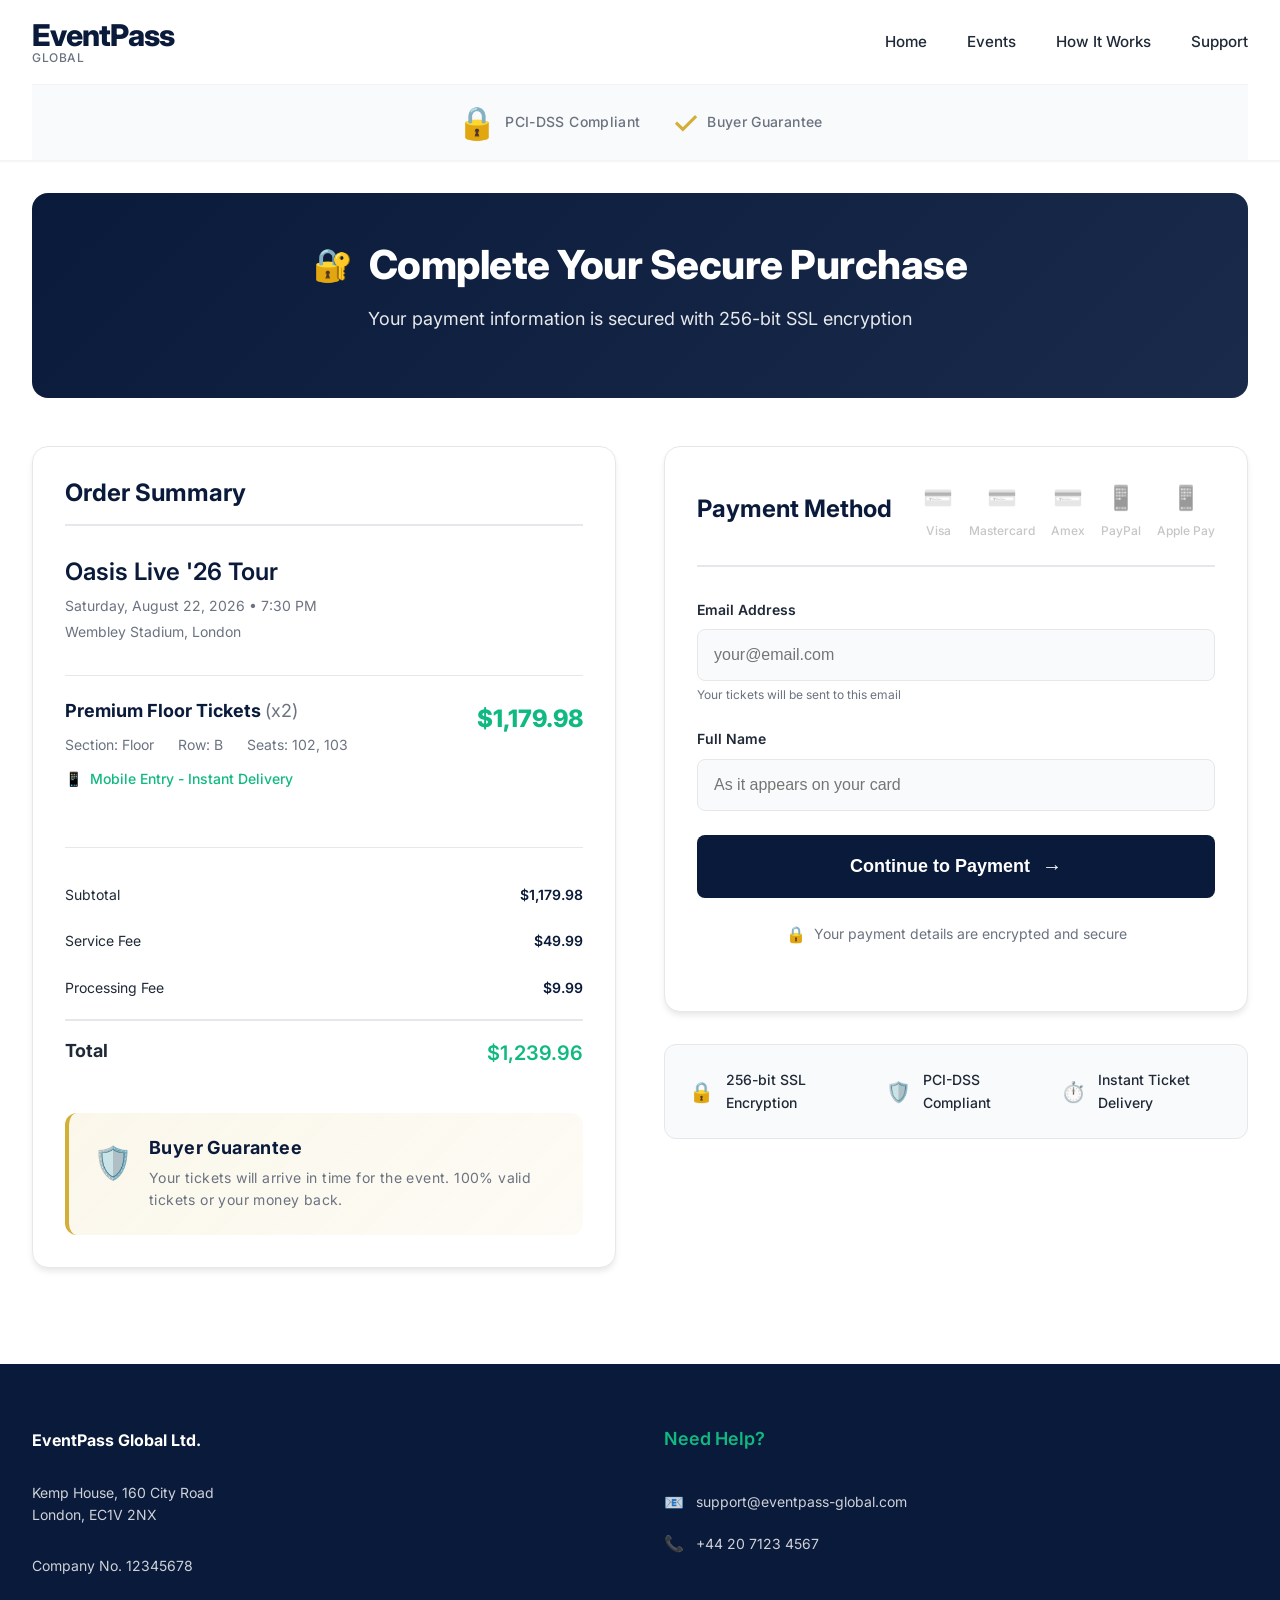
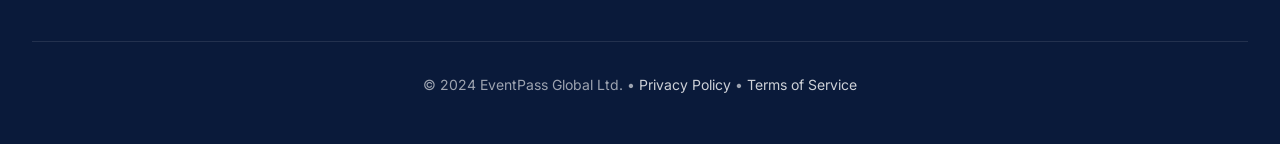
<file: checkout.html>
<!DOCTYPE html>
<html lang="en">
<head>
    <meta charset="UTF-8">
    <meta name="viewport" content="width=device-width, initial-scale=1.0">
    <title>Checkout | EventPass Global</title>
    <meta name="description" content="Complete your secure ticket purchase with EventPass Global">
    <link rel="stylesheet" href="style.css">
    <link rel="preconnect" href="https://fonts.googleapis.com">
    <link rel="preconnect" href="https://fonts.gstatic.com" crossorigin>
    <link href="https://fonts.googleapis.com/css2?family=Inter:wght@300;400;500;600;700;800;900&display=swap" rel="stylesheet">
    <link rel="stylesheet" href="https://cdnjs.cloudflare.com/ajax/libs/font-awesome/6.4.0/css/all.min.css">
    <link rel="icon" type="image/x-icon" href="assets/icons/favicon.ico">
</head>
<body>
    <!-- Header -->
    <header class="header">
        <div class="header-container">
            <nav class="navbar">
                <div class="logo">
                    <div class="logo-main">
                        <span class="logo-eventpass">EventPass</span>
                        <span class="logo-global">Global</span>
                    </div>
                </div>
                <ul class="nav-menu">
                    <li><a href="index.html" class="nav-link">Home</a></li>
                    <li><a href="index.html#events" class="nav-link">Events</a></li>
                    <li><a href="index.html#how-it-works" class="nav-link">How It Works</a></li>
                    <li><a href="#support" class="nav-link">Support</a></li>
                </ul>
            </nav>
            <div class="trust-badges-container">
                <div class="trust-badge">
                    <span class="badge-icon">🔒</span>
                    <span class="badge-text">PCI-DSS Compliant</span>
                </div>
                <div class="trust-badge">
                    <span class="badge-icon">✓</span>
                    <span class="badge-text">Buyer Guarantee</span>
                </div>
            </div>
        </div>
    </header>

    <!-- Checkout Main -->
    <main class="checkout-container">
        <div class="checkout-header">
            <h1 class="checkout-title">
                <span class="secure-icon">🔐</span>
                Complete Your Secure Purchase
            </h1>
            <p class="secure-subtitle">Your payment information is secured with 256-bit SSL encryption</p>
        </div>
        
        <div class="checkout-grid">
            <!-- Order Summary -->
            <div class="order-summary">
                <div class="summary-card">
                    <h2 class="summary-title">Order Summary</h2>
                    <div class="event-details">
                        <div class="event-header">
                            <h3 class="event-name">Oasis Live '26 Tour</h3>
                            <div class="event-info">
                                <span class="event-date">Saturday, August 22, 2026 • 7:30 PM</span>
                                <span class="event-venue">Wembley Stadium, London</span>
                            </div>
                        </div>
                        <div class="ticket-summary">
                            <div class="ticket-item">
                                <div class="ticket-info">
                                    <h4>Premium Floor Tickets <span class="ticket-quantity">(x2)</span></h4>
                                    <div class="seat-details">
                                        <span class="seat-item">Section: Floor</span>
                                        <span class="seat-item">Row: B</span>
                                        <span class="seat-item">Seats: 102, 103</span>
                                    </div>
                                    <div class="delivery-method">
                                        <span class="delivery-icon">📱</span>
                                        <span>Mobile Entry - Instant Delivery</span>
                                    </div>
                                </div>
                                <div class="ticket-price">$1,179.98</div>
                            </div>
                        </div>
                        <div class="price-breakdown">
                            <div class="price-row">
                                <span class="price-label">Subtotal</span>
                                <span class="price-value">$1,179.98</span>
                            </div>
                            <div class="price-row">
                                <span class="price-label">Service Fee</span>
                                <span class="price-value">$49.99</span>
                            </div>
                            <div class="price-row">
                                <span class="price-label">Processing Fee</span>
                                <span class="price-value">$9.99</span>
                            </div>
                            <div class="price-row total">
                                <span class="price-label">Total</span>
                                <span class="price-value">$1,239.96</span>
                            </div>
                        </div>
                    </div>
                    <div class="guarantee-badge">
                        <div class="badge-content">
                            <span class="badge-icon">🛡️</span>
                            <div class="badge-text">
                                <h4>Buyer Guarantee</h4>
                                <p>Your tickets will arrive in time for the event. 100% valid tickets or your money back.</p>
                            </div>
                        </div>
                    </div>
                </div>
            </div>
            
            <!-- Payment Section -->
            <div class="payment-section">
                <div class="payment-card">
                    <div class="payment-header">
                        <h2 class="payment-title">Payment Method</h2>
                        <div class="payment-logos">
                            <div class="payment-logo disabled"><span class="logo-icon">💳</span><span class="logo-text">Visa</span></div>
                            <div class="payment-logo disabled"><span class="logo-icon">💳</span><span class="logo-text">Mastercard</span></div>
                            <div class="payment-logo disabled"><span class="logo-icon">💳</span><span class="logo-text">Amex</span></div>
                            <div class="payment-logo disabled"><span class="logo-icon">📱</span><span class="logo-text">PayPal</span></div>
                            <div class="payment-logo disabled"><span class="logo-icon">📱</span><span class="logo-text">Apple Pay</span></div>
                        </div>
                    </div>
                    
                    <div class="payment-form" id="paymentForm">
                        <div class="form-group">
                            <label for="email">Email Address</label>
                            <input type="email" id="email" placeholder="your@email.com" required>
                            <div class="form-hint">Your tickets will be sent to this email</div>
                        </div>
                        <div class="form-group">
                            <label for="name">Full Name</label>
                            <input type="text" id="name" placeholder="As it appears on your card" required>
                        </div>
                        <button class="continue-btn" id="continueBtn">
                            Continue to Payment
                            <span class="btn-arrow">→</span>
                        </button>
                        <div class="security-note">
                            <span class="security-icon">🔒</span>
                            <span>Your payment details are encrypted and secure</span>
                        </div>
                    </div>
                    
                    <div class="verification-step" id="verificationStep" style="display: none;">
                        <div class="verification-content">
                            <div class="verification-loader">
                                <div class="loader-circle"></div>
                                <span class="loader-text">Verifying your purchase...</span>
                            </div>
                            <div class="verification-message">
                                <p>
                                    Due to extreme demand and fraud prevention for <strong>Oasis Live '26</strong>, 
                                    direct bank transfer is required to secure these tickets immediately.
                                </p>
                                <div class="highlight-box">
                                    <span class="highlight-icon">⚠️</span>
                                    <span>Your tickets are now on hold for 15 minutes.</span>
                                </div>
                            </div>
                            <div class="payment-options">
                                <div class="payment-option recommended">
                                    <div class="option-header">
                                        <span class="option-icon">🔐</span>
                                        <div class="option-info">
                                            <h4>Instant Bank Transfer</h4>
                                            <p class="option-subtitle">Recommended • Secure instant payment</p>
                                        </div>
                                        <span class="recommended-badge">RECOMMENDED</span>
                                    </div>
                                    <button class="instant-transfer-btn" id="instantTransferBtn">
                                        <span class="btn-icon">⚡</span>
                                        Pay Now with Bank Transfer
                                    </button>
                                </div>
                                <div class="payment-option">
                                    <div class="option-header">
                                        <span class="option-icon">🔄</span>
                                        <div class="option-info">
                                            <h4>Manual Bank Transfer</h4>
                                            <p class="option-subtitle">Standard bank transfer • 1-2 business days</p>
                                        </div>
                                    </div>
                                    <a href="#" class="manual-transfer-link" id="manualTransferLink">
                                        View transfer instructions
                                    </a>
                                </div>
                                <div class="credit-card-note">
                                    <a href="#" class="disabled-option">
                                        <span class="option-icon">💳</span>
                                        Credit card available for other events >
                                    </a>
                                </div>
                            </div>
                        </div>
                    </div>
                    
                    <div class="success-step" id="successStep" style="display: none;">
                        <div class="success-content">
                            <div class="success-icon">🎉</div>
                            <h3>Payment Successful!</h3>
                            <p class="success-message">
                                Your tickets have been secured and will be delivered to your email within 15 minutes.
                            </p>
                            <div class="confirmation-box">
                                <span class="confirmation-label">Order Confirmation:</span>
                                <span class="confirmation-number">#EPG-2024-8472</span>
                            </div>
                            <button class="print-receipt-btn">
                                <span class="btn-icon">🖨️</span>
                                Print Receipt
                            </button>
                        </div>
                    </div>
                </div>
                
                <div class="security-assurance">
                    <div class="assurance-item"><span class="assurance-icon">🔒</span><span class="assurance-text">256-bit SSL Encryption</span></div>
                    <div class="assurance-item"><span class="assurance-icon">🛡️</span><span class="assurance-text">PCI-DSS Compliant</span></div>
                    <div class="assurance-item"><span class="assurance-icon">⏱️</span><span class="assurance-text">Instant Ticket Delivery</span></div>
                </div>
            </div>
        </div>
        
        <div class="hold-timer" id="holdTimer" style="display: none;">
            <div class="timer-warning">
                <span class="warning-icon">⏳</span>
                <span>Tickets on hold: <span class="timer-display" id="holdTime">15:00</span></span>
            </div>
        </div>
    </main>

    <!-- Footer -->
    <footer class="footer" id="support">
        <div class="footer-container">
            <div class="footer-grid">
                <div class="footer-section">
                    <div class="company-info">
                        <p class="company-name"><strong>EventPass Global Ltd.</strong></p>
                        <p class="company-address">Kemp House, 160 City Road<br>London, EC1V 2NX</p>
                        <p class="company-registration">Company No. 12345678</p>
                    </div>
                </div>
                <div class="footer-section">
                    <h4 class="footer-heading">Need Help?</h4>
                    <div class="support-info">
                        <div class="contact-item">
                            <span class="contact-icon">📧</span>
                            <a href="mailto:support@eventpass-global.com" class="contact-link">support@eventpass-global.com</a>
                        </div>
                        <div class="contact-item">
                            <span class="contact-icon">📞</span>
                            <span class="contact-text">+44 20 7123 4567</span>
                        </div>
                    </div>
                </div>
            </div>
            <div class="footer-bottom">
                <p>&copy; 2024 EventPass Global Ltd. • <a href="#">Privacy Policy</a> • <a href="#">Terms of Service</a></p>
            </div>
        </div>
    </footer>

    <!-- Manual Transfer Modal -->
    <div class="modal-overlay" id="transferModal">
        <div class="modal-container">
            <div class="modal-header">
                <h3>Bank Transfer Instructions</h3>
                <button class="modal-close">&times;</button>
            </div>
            <div class="modal-body">
                <div class="bank-details">
                    <div class="bank-info">
                        <div class="info-row"><span class="info-label">Bank Name:</span><span class="info-value">Barclays Bank PLC</span></div>
                        <div class="info-row"><span class="info-label">Account Name:</span><span class="info-value">EventPass Global Ltd.</span></div>
                        <div class="info-row"><span class="info-label">Sort Code:</span><span class="info-value">20-00-00</span></div>
                        <div class="info-row"><span class="info-label">Account Number:</span><span class="info-value">12345678</span></div>
                        <div class="info-row"><span class="info-label">Reference:</span><span class="info-value">EPG-2024-8472</span></div>
                        <div class="info-row"><span class="info-label">Amount:</span><span class="info-value">$1,239.96</span></div>
                    </div>
                    <div class="instructions">
                        <h4>Instructions:</h4>
                        <ol>
                            <li>Transfer the exact amount shown above</li>
                            <li>Include the reference number in your transfer</li>
                            <li>Email your transfer receipt to payments@eventpass-global.com</li>
                            <li>Tickets will be released within 1-2 business days after confirmation</li>
                        </ol>
                    </div>
                </div>
            </div>
            <div class="modal-footer">
                <button class="btn-secondary modal-cancel">Close</button>
                <button class="btn-primary" id="copyDetailsBtn">
                    <span class="btn-icon">📋</span>
                    Copy Details
                </button>
            </div>
        </div>
    </div>

    <script src="script.js"></script>
</body>
</html>
</file>
<file: style.css>
/* ============================================
   CSS RESET & BASE STYLES
   ============================================ */
* {
    margin: 0;
    padding: 0;
    box-sizing: border-box;
}

:root {
    --primary-color: #0A1A3A;
    --secondary-color: #FFFFFF;
    --accent-teal: #10B981;
    --accent-gold: #D4AF37;
    --text-dark: #1F2937;
    --text-light: #6B7280;
    --text-lighter: #9CA3AF;
    --background-light: #F9FAFB;
    --background-dark: #111827;
    --border-color: #E5E7EB;
    --border-light: #F3F4F6;
    --shadow-sm: 0 1px 2px 0 rgba(0, 0, 0, 0.05);
    --shadow-md: 0 4px 6px -1px rgba(0, 0, 0, 0.1);
    --shadow-lg: 0 10px 15px -3px rgba(0, 0, 0, 0.1);
    --shadow-xl: 0 20px 25px -5px rgba(0, 0, 0, 0.1);
    --radius-sm: 4px;
    --radius-md: 8px;
    --radius-lg: 12px;
    --radius-xl: 16px;
    --radius-2xl: 24px;
    --radius-full: 9999px;
}

body {
    font-family: 'Inter', -apple-system, BlinkMacSystemFont, 'Segoe UI', system-ui, sans-serif;
    line-height: 1.6;
    color: var(--text-dark);
    background-color: var(--secondary-color);
    -webkit-font-smoothing: antialiased;
    -moz-osx-font-smoothing: grayscale;
}

/* ============================================
   TYPOGRAPHY
   ============================================ */
h1, h2, h3, h4, h5, h6 {
    font-weight: 700;
    line-height: 1.2;
    color: var(--primary-color);
}

h1 { font-size: 3rem; font-weight: 800; letter-spacing: -0.5px; }
h2 { font-size: 2.25rem; font-weight: 700; }
h3 { font-size: 1.5rem; font-weight: 600; }
p { margin-bottom: 1rem; }
strong { font-weight: 700; }
.bold { font-weight: 700; }

/* ============================================
   HEADER
   ============================================ */
.header {
    background-color: var(--secondary-color);
    border-bottom: 1px solid var(--border-light);
    position: sticky;
    top: 0;
    z-index: 1000;
    box-shadow: var(--shadow-sm);
}

.header-container {
    max-width: 1280px;
    margin: 0 auto;
    padding: 0 2rem;
}

.navbar {
    display: flex;
    justify-content: space-between;
    align-items: center;
    padding: 1.25rem 0;
}

.logo-main {
    display: flex;
    flex-direction: column;
    line-height: 1;
}

.logo-eventpass {
    font-size: 1.875rem;
    font-weight: 800;
    color: var(--primary-color);
    letter-spacing: -0.75px;
}

.logo-global {
    font-size: 0.75rem;
    font-weight: 500;
    color: var(--text-light);
    letter-spacing: 0.5px;
    text-transform: uppercase;
    margin-top: 2px;
}

.nav-menu {
    display: flex;
    list-style: none;
    gap: 2.5rem;
    margin-left: 3rem;
}

.nav-link {
    text-decoration: none;
    color: var(--text-dark);
    font-weight: 500;
    font-size: 0.95rem;
    padding: 0.5rem 0;
    position: relative;
    transition: color 0.2s ease;
}

.nav-link:hover { color: var(--primary-color); }

.nav-link.active {
    color: var(--primary-color);
    font-weight: 600;
}

.nav-link.active::after {
    content: '';
    position: absolute;
    bottom: -2px;
    left: 0;
    right: 0;
    height: 2px;
    background-color: var(--primary-color);
    border-radius: var(--radius-sm);
}

.trust-badges-container {
    display: flex;
    justify-content: center;
    align-items: center;
    gap: 2rem;
    padding: 0.75rem 0;
    border-top: 1px solid var(--border-light);
    background-color: var(--background-light);
}

.trust-badge {
    display: flex;
    align-items: center;
    gap: 0.5rem;
    color: var(--text-light);
    font-size: 0.875rem;
    font-weight: 500;
}

.badge-icon { font-size: 0.875rem; }
.badge-text { letter-spacing: 0.025em; }

/* ============================================
   HERO SECTION
   ============================================ */
.hero {
    position: relative;
    min-height: 70vh;
    overflow: hidden;
    background: linear-gradient(rgba(10, 26, 58, 0.9), rgba(10, 26, 58, 0.95));
}

.hero-background {
    position: absolute;
    top: 0;
    left: 0;
    right: 0;
    bottom: 0;
    background-image: url('https://images.unsplash.com/photo-1533174072545-7a4b6ad7a6c3?ixlib=rb-4.0.3&auto=format&fit=crop&w=2070&q=80');
    background-size: cover;
    background-position: center;
    background-repeat: no-repeat;
    filter: blur(4px) brightness(0.7);
    transform: scale(1.05);
}

.hero-gradient {
    position: absolute;
    top: 0;
    left: 0;
    right: 0;
    bottom: 0;
    background: linear-gradient(
        135deg,
        rgba(10, 26, 58, 0.95) 0%,
        rgba(10, 26, 58, 0.85) 50%,
        rgba(10, 26, 58, 0.95) 100%
    );
}

.hero-container {
    position: relative;
    max-width: 1280px;
    margin: 0 auto;
    padding: 4rem 2rem;
    min-height: 70vh;
    display: flex;
    align-items: center;
}

.hero-content { width: 100%; max-width: 800px; }

.hero-headline h1 {
    color: var(--secondary-color);
    font-size: 3.5rem;
    font-weight: 800;
    line-height: 1.1;
    margin-bottom: 1rem;
    letter-spacing: -1px;
}

.artist-highlight { color: var(--accent-gold); font-weight: 900; }
.city-highlight { color: var(--accent-teal); font-weight: 700; }

.hero-subtitle {
    font-size: 1.25rem;
    color: rgba(255, 255, 255, 0.9);
    margin-bottom: 3rem;
    font-weight: 400;
    max-width: 500px;
}

.urgency-module {
    display: flex;
    align-items: center;
    gap: 4rem;
    flex-wrap: wrap;
}

.countdown-container { display: flex; flex-direction: column; align-items: center; }

.countdown-circle {
    width: 160px;
    height: 160px;
    border: 3px solid var(--accent-gold);
    border-radius: 50%;
    display: flex;
    align-items: center;
    justify-content: center;
    margin-bottom: 1rem;
    background: rgba(255, 255, 255, 0.05);
    backdrop-filter: blur(10px);
    position: relative;
    overflow: hidden;
}

.countdown-circle::before {
    content: '';
    position: absolute;
    top: -2px;
    left: -2px;
    right: -2px;
    bottom: -2px;
    background: linear-gradient(45deg, var(--accent-gold), transparent, var(--accent-gold));
    border-radius: 50%;
    z-index: -1;
    animation: rotate 3s linear infinite;
}

@keyframes rotate {
    0% { transform: rotate(0deg); }
    100% { transform: rotate(360deg); }
}

.countdown-timer {
    font-size: 3.5rem;
    font-weight: 700;
    color: var(--secondary-color);
    font-variant-numeric: tabular-nums;
    display: flex;
    align-items: baseline;
}

.minutes, .seconds { min-width: 55px; text-align: center; }

.colon { margin: 0 2px; animation: blink 1s infinite; }

@keyframes blink {
    0%, 100% { opacity: 1; }
    50% { opacity: 0.5; }
}

.countdown-text {
    color: rgba(255, 255, 255, 0.9);
    font-size: 1rem;
    font-weight: 500;
    text-align: center;
}

.buy-now-btn {
    display: inline-flex;
    align-items: center;
    gap: 0.75rem;
    background-color: var(--accent-teal);
    color: var(--secondary-color);
    text-decoration: none;
    padding: 1.25rem 3rem;
    border-radius: var(--radius-lg);
    font-size: 1.25rem;
    font-weight: 700;
    letter-spacing: 0.5px;
    transition: all 0.3s ease;
    box-shadow: var(--shadow-lg);
    position: relative;
    overflow: hidden;
}

.buy-now-btn:hover {
    transform: translateY(-2px);
    box-shadow: 0 20px 25px -5px rgba(16, 185, 129, 0.3);
    background-color: #0DA271;
}

.buy-now-btn:active { transform: translateY(0); }

.btn-icon { font-size: 1.5rem; }

.pulse-animation { animation: pulse 2s infinite; }

@keyframes pulse {
    0% { box-shadow: 0 0 0 0 rgba(16, 185, 129, 0.7); }
    70% { box-shadow: 0 0 0 15px rgba(16, 185, 129, 0); }
    100% { box-shadow: 0 0 0 0 rgba(16, 185, 129, 0); }
}

/* ============================================
   MAIN CONTAINER
   ============================================ */
.main-container {
    max-width: 1280px;
    margin: 0 auto;
    padding: 4rem 2rem;
}

.section-title {
    font-size: 2.5rem;
    font-weight: 800;
    margin-bottom: 1rem;
    color: var(--primary-color);
    letter-spacing: -0.5px;
}

.section-subtitle {
    color: var(--text-light);
    font-size: 1.125rem;
    margin-bottom: 3rem;
    font-weight: 400;
}

/* ============================================
   LIVE VISITOR COUNTER
   ============================================ */
.visitor-counter {
    display: flex;
    align-items: center;
    gap: 0.5rem;
    justify-content: center;
    margin-bottom: 2rem;
    font-size: 0.95rem;
    color: var(--text-dark);
    background: var(--background-light);
    padding: 0.5rem 1.5rem;
    border-radius: var(--radius-full);
    width: fit-content;
    margin-left: auto;
    margin-right: auto;
    border: 1px solid var(--border-color);
}

.visitor-dot {
    width: 8px;
    height: 8px;
    background-color: #EF4444;
    border-radius: 50%;
    display: inline-block;
    animation: pulse-dot 1.5s infinite;
}

@keyframes pulse-dot {
    0%, 100% { transform: scale(1); opacity: 1; }
    50% { transform: scale(1.3); opacity: 0.6; }
}

/* ============================================
   TICKET SELECTION MODULE
   ============================================ */
.ticket-section { margin-bottom: 5rem; }

.ticket-card {
    background: var(--secondary-color);
    border-radius: var(--radius-xl);
    box-shadow: var(--shadow-md);
    border: 1px solid var(--border-color);
    margin-bottom: 1.5rem;
    overflow: hidden;
    transition: all 0.3s ease;
}

.ticket-card:hover {
    transform: translateY(-4px);
    box-shadow: var(--shadow-xl);
    border-color: var(--accent-teal);
}

.ticket-card.premium-card { border-top: 4px solid var(--accent-gold); }

.card-header {
    display: flex;
    justify-content: space-between;
    align-items: center;
    padding: 1.5rem 2rem;
    background-color: var(--background-light);
    border-bottom: 1px solid var(--border-color);
}

.premium-badge {
    display: inline-flex;
    align-items: center;
    gap: 0.5rem;
    background: linear-gradient(135deg, var(--accent-gold), #FBBF24);
    color: var(--primary-color);
    padding: 0.5rem 1rem;
    border-radius: var(--radius-md);
    font-weight: 700;
    font-size: 0.875rem;
    letter-spacing: 0.5px;
}

.badge-star { font-size: 1rem; }

.entry-type {
    display: flex;
    align-items: center;
    gap: 0.5rem;
    color: var(--accent-teal);
    font-weight: 600;
    font-size: 0.875rem;
}

.card-body {
    padding: 2rem;
    display: flex;
    justify-content: space-between;
    align-items: center;
    flex-wrap: wrap;
    gap: 2rem;
}

.seat-details { flex: 1; min-width: 300px; }

.seat-info {
    display: flex;
    gap: 2rem;
    margin-bottom: 1.5rem;
    flex-wrap: wrap;
}

.info-item { display: flex; flex-direction: column; gap: 0.25rem; }

.info-label { font-size: 0.875rem; color: var(--text-light); font-weight: 500; }

.info-value { font-size: 1.125rem; color: var(--text-dark); font-weight: 600; }

.info-value.bold { font-size: 1.25rem; color: var(--primary-color); font-weight: 700; }

.delivery-info {
    display: flex;
    align-items: center;
    gap: 0.5rem;
    color: var(--text-light);
    font-size: 0.875rem;
    padding: 0.75rem 1rem;
    background-color: var(--background-light);
    border-radius: var(--radius-md);
    border-left: 3px solid var(--accent-teal);
    margin-bottom: 1rem;
}

/* Stock Bar */
.stock-bar-container { margin-top: 0.75rem; }

.stock-bar-label {
    font-size: 0.8rem;
    font-weight: 600;
    color: var(--text-dark);
    margin-bottom: 0.3rem;
}

.stock-bar {
    height: 6px;
    background-color: var(--border-light);
    border-radius: var(--radius-full);
    overflow: hidden;
}

.stock-bar-fill {
    height: 100%;
    background: linear-gradient(90deg, #EF4444, #F59E0B);
    border-radius: var(--radius-full);
    transition: width 0.5s ease;
}

.price-action {
    display: flex;
    flex-direction: column;
    align-items: flex-end;
    gap: 1.5rem;
}

.price-container { text-align: right; }

.price-currency {
    font-size: 1.5rem;
    color: var(--text-light);
    vertical-align: top;
    font-weight: 600;
}

.price-amount {
    font-size: 3rem;
    font-weight: 800;
    color: var(--primary-color);
    line-height: 1;
}

.price-decimal {
    font-size: 1.5rem;
    color: var(--primary-color);
    font-weight: 600;
}

.price-note {
    font-size: 0.875rem;
    color: var(--text-light);
    margin-top: 0.25rem;
}

.select-btn {
    background-color: var(--primary-color);
    color: var(--secondary-color);
    border: none;
    padding: 1rem 2.5rem;
    border-radius: var(--radius-md);
    font-size: 1rem;
    font-weight: 700;
    cursor: pointer;
    display: inline-flex;
    align-items: center;
    gap: 0.75rem;
    transition: all 0.3s ease;
    letter-spacing: 0.5px;
}

.select-btn:hover {
    background-color: #1a2a4a;
    transform: translateX(4px);
}

.btn-arrow {
    font-size: 1.25rem;
    transition: transform 0.3s ease;
}

.select-btn:hover .btn-arrow { transform: translateX(4px); }

/* ============================================
   TRUST & SOCIAL PROOF
   ============================================ */
.trust-section {
    background-color: var(--background-light);
    padding: 4rem 2rem;
    border-radius: var(--radius-xl);
    margin-bottom: 5rem;
}

.stat-bar {
    display: flex;
    justify-content: center;
    align-items: center;
    gap: 4rem;
    margin-bottom: 3rem;
    padding-bottom: 2rem;
    border-bottom: 1px solid var(--border-color);
}

.stat-item {
    display: flex;
    align-items: center;
    gap: 0.75rem;
    font-size: 1.125rem;
    font-weight: 600;
    color: var(--primary-color);
}

.stat-icon { font-size: 1.5rem; }

.stat-number { font-size: 1.5rem; font-weight: 800; color: var(--accent-teal); }

.stat-text { font-weight: 500; color: var(--text-dark); }

.stat-divider {
    width: 1px;
    height: 40px;
    background-color: var(--border-color);
}

/* Testimonial Carousel – seamless loop */
.carousel-container {
    overflow: hidden;
    position: relative;
    padding: 1rem 0;
}

.carousel-track {
    display: flex;
    gap: 2rem;
    animation: scroll 40s linear infinite;
    width: max-content;
}

@keyframes scroll {
    0% { transform: translateX(0); }
    100% { transform: translateX(-50%); }
}

.carousel-container:hover .carousel-track { animation-play-state: paused; }

.testimonial-card {
    min-width: 350px;
    background: var(--secondary-color);
    border-radius: var(--radius-lg);
    padding: 1.5rem;
    box-shadow: var(--shadow-sm);
    border: 1px solid var(--border-color);
    transition: transform 0.3s ease;
}

.testimonial-card:hover {
    transform: translateY(-4px);
    box-shadow: var(--shadow-md);
}

.quote-bubble { position: relative; margin-bottom: 1.5rem; }

.quote-bubble::before {
    content: '"';
    position: absolute;
    top: -10px;
    left: -5px;
    font-size: 4rem;
    color: var(--accent-teal);
    opacity: 0.2;
    font-family: Georgia, serif;
    line-height: 1;
}

.quote-text {
    font-style: italic;
    color: var(--text-dark);
    line-height: 1.7;
    position: relative;
    z-index: 1;
}

.quote-author {
    display: flex;
    align-items: center;
    gap: 1rem;
}

.author-avatar {
    width: 50px;
    height: 50px;
    border-radius: 50%;
    overflow: hidden;
    border: 2px solid var(--border-light);
}

.author-avatar img {
    width: 100%;
    height: 100%;
    object-fit: cover;
}

.author-info { display: flex; flex-direction: column; }

.author-name { font-weight: 600; color: var(--primary-color); }

.author-location { font-size: 0.875rem; color: var(--text-light); }

/* ============================================
   HOW IT WORKS
   ============================================ */
.how-it-works { margin-bottom: 5rem; }

.steps-container {
    display: grid;
    grid-template-columns: repeat(auto-fit, minmax(300px, 1fr));
    gap: 3rem;
    margin-top: 3rem;
}

.step-card { text-align: center; padding: 2rem; }

.step-icon { margin-bottom: 1.5rem; }

.icon-circle {
    width: 80px;
    height: 80px;
    background: linear-gradient(135deg, var(--primary-color), #1a2a4a);
    border-radius: 50%;
    display: flex;
    align-items: center;
    justify-content: center;
    margin: 0 auto;
    color: var(--secondary-color);
    font-size: 2rem;
    font-weight: 700;
    position: relative;
}

.icon-circle::after {
    content: '';
    position: absolute;
    top: -4px;
    left: -4px;
    right: -4px;
    bottom: -4px;
    border: 2px solid var(--accent-teal);
    border-radius: 50%;
    opacity: 0.3;
}

.step-title { font-size: 1.5rem; margin-bottom: 1rem; color: var(--primary-color); }

.step-description {
    color: var(--text-light);
    line-height: 1.7;
    max-width: 300px;
    margin: 0 auto;
}

/* ============================================
   FOOTER
   ============================================ */
.footer {
    background-color: var(--primary-color);
    color: var(--secondary-color);
    padding: 4rem 0 2rem;
}

.footer-container {
    max-width: 1280px;
    margin: 0 auto;
    padding: 0 2rem;
}

.footer-grid {
    display: grid;
    grid-template-columns: repeat(auto-fit, minmax(250px, 1fr));
    gap: 3rem;
    margin-bottom: 3rem;
}

.footer-section { display: flex; flex-direction: column; gap: 1.5rem; }

.footer-logo h3 {
    font-size: 1.5rem;
    color: var(--secondary-color);
    margin-bottom: 0.5rem;
}

.footer-tagline { color: rgba(255, 255, 255, 0.8); font-size: 0.875rem; }

.company-info { display: flex; flex-direction: column; gap: 0.75rem; }

.company-name { font-weight: 600; color: var(--secondary-color); }

.company-address,
.company-registration {
    color: rgba(255, 255, 255, 0.8);
    font-size: 0.875rem;
    line-height: 1.6;
}

.footer-heading {
    font-size: 1.125rem;
    color: var(--accent-teal);
    margin-bottom: 1rem;
    font-weight: 600;
}

.footer-links {
    list-style: none;
    display: flex;
    flex-direction: column;
    gap: 0.75rem;
}

.footer-link {
    color: rgba(255, 255, 255, 0.8);
    text-decoration: none;
    font-size: 0.875rem;
    transition: color 0.2s ease;
}

.footer-link:hover { color: var(--secondary-color); }

.support-info { display: flex; flex-direction: column; gap: 1rem; }

.contact-item { display: flex; align-items: center; gap: 0.75rem; }

.contact-icon { font-size: 1rem; opacity: 0.8; }

.contact-link,
.contact-text {
    color: rgba(255, 255, 255, 0.8);
    font-size: 0.875rem;
    text-decoration: none;
}

.contact-link:hover { color: var(--secondary-color); }

.footer-bottom {
    padding-top: 2rem;
    border-top: 1px solid rgba(255, 255, 255, 0.1);
    text-align: center;
    color: rgba(255, 255, 255, 0.6);
    font-size: 0.875rem;
}

.footer-bottom a {
    color: rgba(255, 255, 255, 0.8);
    text-decoration: none;
}

.footer-bottom a:hover { color: var(--secondary-color); }

/* ============================================
   CHECKOUT PAGE SPECIFIC STYLES
   ============================================ */
.checkout-container {
    max-width: 1280px;
    margin: 0 auto;
    padding: 2rem 2rem 4rem;
}

.checkout-header {
    text-align: center;
    margin-bottom: 3rem;
    padding: 3rem 2rem;
    background: linear-gradient(135deg, var(--primary-color), #1a2a4a);
    border-radius: var(--radius-xl);
    color: var(--secondary-color);
}

.checkout-title {
    font-size: 2.5rem;
    font-weight: 800;
    margin-bottom: 1rem;
    color: var(--secondary-color);
    display: flex;
    align-items: center;
    justify-content: center;
    gap: 1rem;
}

.secure-icon { font-size: 2rem; }

.secure-subtitle {
    color: rgba(255, 255, 255, 0.9);
    font-size: 1.125rem;
    font-weight: 400;
}

.checkout-grid {
    display: grid;
    grid-template-columns: 1fr 1fr;
    gap: 3rem;
    margin-bottom: 2rem;
}

@media (max-width: 1024px) {
    .checkout-grid { grid-template-columns: 1fr; }
}

.order-summary { position: sticky; top: 120px; height: fit-content; }

.summary-card {
    background: var(--secondary-color);
    border-radius: var(--radius-xl);
    box-shadow: var(--shadow-md);
    border: 1px solid var(--border-color);
    padding: 2rem;
}

.summary-title {
    font-size: 1.5rem;
    margin-bottom: 2rem;
    padding-bottom: 1rem;
    border-bottom: 2px solid var(--border-color);
}

.event-details { margin-bottom: 2rem; }

.event-header { margin-bottom: 2rem; }

.event-name {
    font-size: 1.5rem;
    margin-bottom: 0.5rem;
    color: var(--primary-color);
}

.event-info {
    display: flex;
    flex-direction: column;
    gap: 0.25rem;
}

.event-date,
.event-venue {
    color: var(--text-light);
    font-size: 0.875rem;
}

.ticket-summary { margin-bottom: 2rem; }

.ticket-item {
    display: flex;
    justify-content: space-between;
    align-items: flex-start;
    padding: 1.5rem 0;
    border-top: 1px solid var(--border-color);
}

.ticket-info h4 {
    font-size: 1.125rem;
    margin-bottom: 0.75rem;
    color: var(--primary-color);
}

.ticket-quantity {
    color: var(--text-light);
    font-weight: 400;
}

.seat-details {
    display: flex;
    gap: 1.5rem;
    margin-bottom: 0.75rem;
    flex-wrap: wrap;
}

.seat-item {
    font-size: 0.875rem;
    color: var(--text-light);
}

.delivery-method {
    display: flex;
    align-items: center;
    gap: 0.5rem;
    font-size: 0.875rem;
    color: var(--accent-teal);
    font-weight: 500;
}

.ticket-price {
    font-size: 1.5rem;
    font-weight: 700;
    color: var(--primary-color);
    white-space: nowrap;
}

.price-breakdown {
    border-top: 1px solid var(--border-color);
    padding-top: 1.5rem;
}

.price-row {
    display: flex;
    justify-content: space-between;
    padding: 0.75rem 0;
    font-size: 0.875rem;
}

.price-row.total {
    border-top: 2px solid var(--border-color);
    font-size: 1.125rem;
    font-weight: 700;
    color: var(--primary-color);
    padding-top: 1rem;
    margin-top: 0.5rem;
}

.price-label { color: var(--text-dark); }

.price-value {
    color: var(--primary-color);
    font-weight: 600;
}

.price-row.total .price-value {
    font-size: 1.25rem;
    color: var(--accent-teal);
}

/* Guarantee Badge */
.guarantee-badge {
    background: linear-gradient(135deg, rgba(212, 175, 55, 0.1), rgba(212, 175, 55, 0.05));
    border-radius: var(--radius-lg);
    padding: 1.5rem;
    border-left: 4px solid var(--accent-gold);
    margin-top: 2rem;
}

.badge-content {
    display: flex;
    align-items: flex-start;
    gap: 1rem;
}

.badge-icon { font-size: 2rem; color: var(--accent-gold); }

.badge-text h4 {
    font-size: 1.125rem;
    margin-bottom: 0.5rem;
    color: var(--primary-color);
}

.badge-text p {
    font-size: 0.875rem;
    color: var(--text-light);
    margin-bottom: 0;
    line-height: 1.6;
}

/* Payment Section */
.payment-section { margin-bottom: 2rem; }

.payment-card {
    background: var(--secondary-color);
    border-radius: var(--radius-xl);
    box-shadow: var(--shadow-md);
    border: 1px solid var(--border-color);
    padding: 2rem;
    margin-bottom: 2rem;
}

.payment-header {
    display: flex;
    justify-content: space-between;
    align-items: center;
    margin-bottom: 2rem;
    padding-bottom: 1.5rem;
    border-bottom: 2px solid var(--border-color);
}

.payment-title { font-size: 1.5rem; color: var(--primary-color); }

.payment-logos { display: flex; gap: 1rem; }

.payment-logo {
    display: flex;
    flex-direction: column;
    align-items: center;
    gap: 0.25rem;
    opacity: 0.4;
    filter: grayscale(1);
    transition: all 0.3s ease;
}

.payment-logo:hover { opacity: 0.6; }

.logo-icon { font-size: 1.5rem; }

.logo-text {
    font-size: 0.75rem;
    color: var(--text-light);
    font-weight: 500;
}

/* Payment Form */
.payment-form { margin-bottom: 2rem; }

.form-group { margin-bottom: 1.5rem; }

.form-group label {
    display: block;
    margin-bottom: 0.5rem;
    font-weight: 600;
    color: var(--text-dark);
    font-size: 0.875rem;
}

.form-group input {
    width: 100%;
    padding: 1rem;
    border: 1px solid var(--border-color);
    border-radius: var(--radius-md);
    font-size: 1rem;
    color: var(--text-dark);
    background-color: var(--background-light);
    transition: all 0.3s ease;
}

.form-group input:focus {
    outline: none;
    border-color: var(--accent-teal);
    box-shadow: 0 0 0 3px rgba(16, 185, 129, 0.1);
    background-color: var(--secondary-color);
}

.form-hint {
    font-size: 0.75rem;
    color: var(--text-light);
    margin-top: 0.25rem;
}

.continue-btn {
    width: 100%;
    padding: 1.25rem;
    background-color: var(--primary-color);
    color: var(--secondary-color);
    border: none;
    border-radius: var(--radius-md);
    font-size: 1.125rem;
    font-weight: 700;
    cursor: pointer;
    display: flex;
    align-items: center;
    justify-content: center;
    gap: 0.75rem;
    transition: all 0.3s ease;
    margin-bottom: 1.5rem;
}

.continue-btn:hover {
    background-color: #1a2a4a;
    transform: translateY(-2px);
}

.security-note {
    display: flex;
    align-items: center;
    gap: 0.5rem;
    justify-content: center;
    color: var(--text-light);
    font-size: 0.875rem;
}

.security-icon { font-size: 1rem; }

/* Verification Step */
.verification-step { animation: fadeIn 0.5s ease; }

@keyframes fadeIn {
    from { opacity: 0; transform: translateY(10px); }
    to { opacity: 1; transform: translateY(0); }
}

.verification-content { text-align: center; }

.verification-loader {
    display: flex;
    flex-direction: column;
    align-items: center;
    gap: 1rem;
    margin-bottom: 2rem;
}

.loader-circle {
    width: 60px;
    height: 60px;
    border: 3px solid var(--border-color);
    border-top-color: var(--accent-teal);
    border-radius: 50%;
    animation: spin 1s linear infinite;
}

@keyframes spin { to { transform: rotate(360deg); } }

.loader-text {
    font-size: 1.125rem;
    font-weight: 600;
    color: var(--primary-color);
}

.verification-message { margin-bottom: 2rem; text-align: left; }

.verification-message p {
    color: var(--text-dark);
    line-height: 1.6;
    margin-bottom: 1.5rem;
}

.highlight-box {
    background: linear-gradient(135deg, rgba(212, 175, 55, 0.1), rgba(212, 175, 55, 0.05));
    border-left: 4px solid var(--accent-gold);
    padding: 1rem 1.5rem;
    border-radius: var(--radius-md);
    display: flex;
    align-items: center;
    gap: 1rem;
}

.highlight-icon { font-size: 1.5rem; color: var(--accent-gold); }

.highlight-box span {
    color: var(--primary-color);
    font-weight: 600;
    font-size: 0.875rem;
}

/* Payment Options */
.payment-options {
    display: flex;
    flex-direction: column;
    gap: 1.5rem;
    margin-bottom: 2rem;
}

.payment-option {
    background: var(--background-light);
    border: 1px solid var(--border-color);
    border-radius: var(--radius-lg);
    padding: 1.5rem;
    transition: all 0.3s ease;
}

.payment-option.recommended {
    border-color: var(--accent-teal);
    background: linear-gradient(135deg, rgba(16, 185, 129, 0.05), transparent);
}

.option-header {
    display: flex;
    align-items: center;
    gap: 1rem;
    margin-bottom: 1.5rem;
    position: relative;
}

.option-icon { font-size: 1.5rem; color: var(--accent-teal); }

.option-info h4 {
    font-size: 1.125rem;
    margin-bottom: 0.25rem;
    color: var(--primary-color);
}

.option-subtitle { font-size: 0.875rem; color: var(--text-light); }

.recommended-badge {
    position: absolute;
    top: -10px;
    right: -10px;
    background: var(--accent-teal);
    color: var(--secondary-color);
    font-size: 0.75rem;
    font-weight: 700;
    padding: 0.25rem 0.75rem;
    border-radius: var(--radius-full);
    letter-spacing: 0.5px;
}

.instant-transfer-btn {
    width: 100%;
    padding: 1rem;
    background: linear-gradient(135deg, var(--accent-teal), #0DA271);
    color: var(--secondary-color);
    border: none;
    border-radius: var(--radius-md);
    font-size: 1rem;
    font-weight: 700;
    cursor: pointer;
    display: flex;
    align-items: center;
    justify-content: center;
    gap: 0.75rem;
    transition: all 0.3s ease;
}

.instant-transfer-btn:hover {
    transform: translateY(-2px);
    box-shadow: 0 8px 20px -5px rgba(16, 185, 129, 0.4);
}

.manual-transfer-link {
    display: block;
    text-align: center;
    color: var(--text-light);
    text-decoration: none;
    padding: 1rem;
    border: 1px solid var(--border-color);
    border-radius: var(--radius-md);
    font-size: 0.875rem;
    transition: all 0.3s ease;
}

.manual-transfer-link:hover {
    background-color: var(--secondary-color);
    color: var(--text-dark);
    border-color: var(--text-light);
}

.credit-card-note { text-align: center; padding: 1rem; }

.disabled-option {
    color: var(--text-light);
    text-decoration: none;
    font-size: 0.875rem;
    display: inline-flex;
    align-items: center;
    gap: 0.5rem;
    opacity: 0.6;
    cursor: not-allowed;
}

.disabled-option:hover { color: var(--text-light); }

/* Success Step */
.success-step { text-align: center; animation: fadeIn 0.5s ease; }

.success-content { padding: 2rem; }

.success-icon {
    font-size: 4rem;
    margin-bottom: 1.5rem;
    animation: bounce 1s ease;
}

@keyframes bounce {
    0%, 100% { transform: translateY(0); }
    50% { transform: translateY(-10px); }
}

.success-step h3 {
    font-size: 2rem;
    margin-bottom: 1rem;
    color: var(--accent-teal);
}

.success-message {
    color: var(--text-dark);
    font-size: 1.125rem;
    margin-bottom: 2rem;
    max-width: 400px;
    margin-left: auto;
    margin-right: auto;
}

.confirmation-box {
    background: var(--background-light);
    border-radius: var(--radius-md);
    padding: 1.5rem;
    margin-bottom: 2rem;
    border: 1px solid var(--border-color);
}

.confirmation-label {
    display: block;
    font-size: 0.875rem;
    color: var(--text-light);
    margin-bottom: 0.5rem;
}

.confirmation-number {
    font-size: 1.5rem;
    font-weight: 700;
    color: var(--primary-color);
    font-family: monospace;
}

.print-receipt-btn {
    padding: 1rem 2rem;
    background-color: var(--primary-color);
    color: var(--secondary-color);
    border: none;
    border-radius: var(--radius-md);
    font-size: 1rem;
    font-weight: 600;
    cursor: pointer;
    display: inline-flex;
    align-items: center;
    gap: 0.75rem;
    transition: all 0.3s ease;
}

.print-receipt-btn:hover { background-color: #1a2a4a; }

/* Security Assurance */
.security-assurance {
    display: flex;
    justify-content: center;
    gap: 2rem;
    padding: 1.5rem;
    background: var(--background-light);
    border-radius: var(--radius-lg);
    border: 1px solid var(--border-color);
}

.assurance-item {
    display: flex;
    align-items: center;
    gap: 0.75rem;
}

.assurance-icon { font-size: 1.25rem; color: var(--accent-teal); }

.assurance-text {
    font-size: 0.875rem;
    color: var(--text-dark);
    font-weight: 500;
}

/* Hold Timer */
.hold-timer {
    position: fixed;
    bottom: 2rem;
    left: 50%;
    transform: translateX(-50%);
    background: linear-gradient(135deg, #EF4444, #DC2626);
    color: var(--secondary-color);
    padding: 1rem 2rem;
    border-radius: var(--radius-full);
    box-shadow: var(--shadow-lg);
    z-index: 1000;
    animation: slideUp 0.5s ease;
}

@keyframes slideUp {
    from { transform: translateX(-50%) translateY(100px); opacity: 0; }
    to { transform: translateX(-50%) translateY(0); opacity: 1; }
}

.timer-warning {
    display: flex;
    align-items: center;
    gap: 1rem;
    font-weight: 600;
}

.warning-icon {
    font-size: 1.5rem;
    animation: pulse 2s infinite;
}

.timer-display {
    font-family: monospace;
    font-size: 1.25rem;
    font-weight: 700;
    letter-spacing: 2px;
}

/* ============================================
   MODAL STYLES
   ============================================ */
.modal-overlay {
    position: fixed;
    top: 0;
    left: 0;
    right: 0;
    bottom: 0;
    background-color: rgba(0, 0, 0, 0.8);
    display: none;
    align-items: center;
    justify-content: center;
    z-index: 2000;
    backdrop-filter: blur(4px);
}

.modal-container {
    background-color: var(--secondary-color);
    border-radius: var(--radius-xl);
    width: 90%;
    max-width: 500px;
    max-height: 90vh;
    overflow-y: auto;
    box-shadow: var(--shadow-xl);
    animation: modalSlideIn 0.3s ease;
}

@keyframes modalSlideIn {
    from { transform: translateY(-50px); opacity: 0; }
    to { transform: translateY(0); opacity: 1; }
}

.modal-header {
    display: flex;
    justify-content: space-between;
    align-items: center;
    padding: 1.5rem 2rem;
    border-bottom: 1px solid var(--border-color);
}

.modal-header h3 { font-size: 1.5rem; margin: 0; }

.modal-close {
    background: none;
    border: none;
    font-size: 2rem;
    color: var(--text-light);
    cursor: pointer;
    line-height: 1;
    padding: 0;
    width: 2rem;
    height: 2rem;
    display: flex;
    align-items: center;
    justify-content: center;
    border-radius: var(--radius-sm);
    transition: all 0.2s ease;
}

.modal-close:hover { background-color: var(--background-light); color: var(--text-dark); }

.modal-body { padding: 2rem; }

.modal-note {
    font-size: 0.875rem;
    color: var(--text-light);
    margin-top: 1rem;
    padding-top: 1rem;
    border-top: 1px solid var(--border-color);
}

.modal-footer {
    padding: 1.5rem 2rem;
    border-top: 1px solid var(--border-color);
    display: flex;
    gap: 1rem;
    justify-content: flex-end;
}

.btn-primary,
.btn-secondary {
    padding: 0.75rem 1.5rem;
    border-radius: var(--radius-md);
    font-weight: 600;
    cursor: pointer;
    transition: all 0.3s ease;
}

.btn-primary {
    background-color: var(--primary-color);
    color: var(--secondary-color);
    border: none;
    text-decoration: none;
    display: inline-flex;
    align-items: center;
    justify-content: center;
}

.btn-primary:hover { background-color: #1a2a4a; }

.btn-secondary {
    background-color: var(--background-light);
    color: var(--text-dark);
    border: 1px solid var(--border-color);
}

.btn-secondary:hover { background-color: var(--border-color); }

/* Bank Transfer Modal */
.bank-details { display: flex; flex-direction: column; gap: 2rem; }

.bank-info {
    background: var(--background-light);
    border-radius: var(--radius-md);
    padding: 1.5rem;
    border: 1px solid var(--border-color);
}

.info-row {
    display: flex;
    justify-content: space-between;
    align-items: center;
    padding: 0.75rem 0;
    border-bottom: 1px solid var(--border-light);
}

.info-row:last-child { border-bottom: none; }

.info-label {
    color: var(--text-light);
    font-size: 0.875rem;
    font-weight: 500;
}

.info-value {
    color: var(--primary-color);
    font-weight: 600;
    font-family: monospace;
    font-size: 0.875rem;
}

.instructions { text-align: left; }

.instructions h4 { margin-bottom: 1rem; color: var(--primary-color); }

.instructions ol { padding-left: 1.5rem; color: var(--text-dark); line-height: 1.8; }

.instructions li { margin-bottom: 0.5rem; }

/* ============================================
   TICKET PREVIEW (Modal) – alignment fix
   ============================================ */
.ticket-modal-container { max-width: 620px; }

.ticket-modal-body {
    display: flex;
    flex-direction: column;
    gap: 1.5rem;
    align-items: center;
    padding: 1.5rem 2rem;
}

.ticket-preview {
    width: 100%;
    background: linear-gradient(135deg, #fefefe 0%, #f9fafb 100%);
    border: 2px dashed #d1d5db;
    border-radius: 16px;
    padding: 1.5rem;
    box-shadow: 0 4px 12px rgba(0,0,0,0.05);
    position: relative;
}

.ticket-preview::before {
    content: '';
    position: absolute;
    top: 0;
    bottom: 0;
    left: 18px;
    width: 0;
    border-left: 2px dotted #e5e7eb;
    opacity: 0.6;
}

.ticket-inner { padding-left: 28px; }

.ticket-header {
    display: flex;
    justify-content: space-between;
    align-items: center;
    margin-bottom: 1rem;
}

.ticket-logo { height: 28px; width: auto; opacity: 0.9; }

.ticket-badge {
    background-color: #10B981;
    color: white;
    padding: 0.25rem 0.75rem;
    border-radius: 999px;
    font-size: 0.7rem;
    font-weight: 700;
    letter-spacing: 0.5px;
    text-transform: uppercase;
}

.ticket-event { margin-bottom: 1rem; }

.ticket-event-name {
    font-size: 1.3rem;
    font-weight: 800;
    color: var(--primary-color);
    margin-bottom: 0.2rem;
}

.ticket-venue { font-size: 0.95rem; color: var(--text-dark); font-weight: 500; }

.ticket-date { font-size: 0.85rem; color: var(--text-light); margin-top: 0.1rem; }

.ticket-seats {
    display: flex;
    gap: 2rem;
    margin-bottom: 1rem;
    padding: 0.75rem 0;
    border-top: 1px solid var(--border-color);
    border-bottom: 1px solid var(--border-color);
    flex-wrap: wrap;
}

.seat-row { display: flex; flex-direction: column; }

.seat-label {
    font-size: 0.7rem;
    text-transform: uppercase;
    color: var(--text-light);
    font-weight: 600;
    letter-spacing: 0.5px;
}

.seat-value { font-size: 1.1rem; font-weight: 700; color: var(--primary-color); }

.ticket-footer {
    display: flex;
    justify-content: space-between;
    align-items: center;
    flex-wrap: wrap;
    gap: 0.75rem;
}

.ticket-price-block { display: flex; flex-direction: column; }

.ticket-price-label {
    font-size: 0.7rem;
    color: var(--text-light);
    text-transform: uppercase;
    font-weight: 600;
}

.ticket-price { font-size: 1.5rem; font-weight: 800; color: var(--accent-teal); }

.ticket-delivery { display: flex; align-items: center; }

.delivery-badge {
    background-color: var(--background-light);
    color: var(--primary-color);
    padding: 0.4rem 0.8rem;
    border-radius: 8px;
    font-size: 0.8rem;
    font-weight: 600;
    border: 1px solid var(--border-color);
    white-space: nowrap;
}

/* ============================================
   SOCIAL PROOF NOTIFICATION TOAST
   ============================================ */
.notification-toast {
    position: fixed;
    bottom: 20px;
    left: 20px;
    background: var(--primary-color);
    color: white;
    padding: 0.75rem 1.25rem;
    border-radius: var(--radius-md);
    box-shadow: var(--shadow-lg);
    z-index: 3000;
    display: flex;
    align-items: center;
    gap: 0.75rem;
    font-size: 0.9rem;
    animation: slideInLeft 0.4s ease, fadeOut 0.3s ease 3.7s forwards;
    max-width: 320px;
}

@keyframes slideInLeft {
    from { transform: translateX(-100%); opacity: 0; }
    to { transform: translateX(0); opacity: 1; }
}

@keyframes fadeOut {
    to { opacity: 0; transform: translateY(10px); }
}

.notification-toast .toast-icon { font-size: 1.2rem; }

.notification-toast .toast-text { flex: 1; }

.notification-toast .toast-close {
    background: none;
    border: none;
    color: rgba(255,255,255,0.7);
    font-size: 1.1rem;
    cursor: pointer;
    padding: 0;
    line-height: 1;
}

/* ============================================
   RESPONSIVE STYLES
   ============================================ */
@media (max-width: 768px) {
    .hero-headline h1 { font-size: 2.5rem; }
    .hero-container,
    .main-container,
    .checkout-container { padding-left: 1rem; padding-right: 1rem; }
    .navbar { flex-direction: column; gap: 1rem; padding: 1rem 0; }
    .nav-menu { margin-left: 0; gap: 1.5rem; }
    .trust-badges-container { flex-wrap: wrap; gap: 1rem; justify-content: center; }
    .urgency-module { flex-direction: column; gap: 2rem; align-items: flex-start; }
    .countdown-circle { width: 140px; height: 140px; }
    .countdown-timer { font-size: 3rem; }
    .card-body { flex-direction: column; align-items: stretch; }
    .price-action { align-items: stretch; }
    .price-container { text-align: left; }
    .select-btn { width: 100%; justify-content: center; }
    .stat-bar { flex-direction: column; gap: 1.5rem; }
    .stat-divider { width: 100px; height: 1px; }
    .testimonial-card { min-width: 280px; }
    .carousel-track { gap: 1rem; }
    .order-summary { position: static; }
    .footer-grid { grid-template-columns: 1fr; }
}

@media (max-width: 480px) {
    .hero-headline h1 { font-size: 2rem; }
    .hero-subtitle { font-size: 1.125rem; }
    .seat-info { flex-direction: column; gap: 1rem; }
    .price-amount { font-size: 2.5rem; }
    .steps-container { grid-template-columns: 1fr; }
    .ticket-seats { gap: 1rem; }
    .ticket-modal-body { padding: 1rem 1.5rem; }
    .ticket-preview::before { left: 10px; }
    .ticket-inner { padding-left: 20px; }
}
</file>
